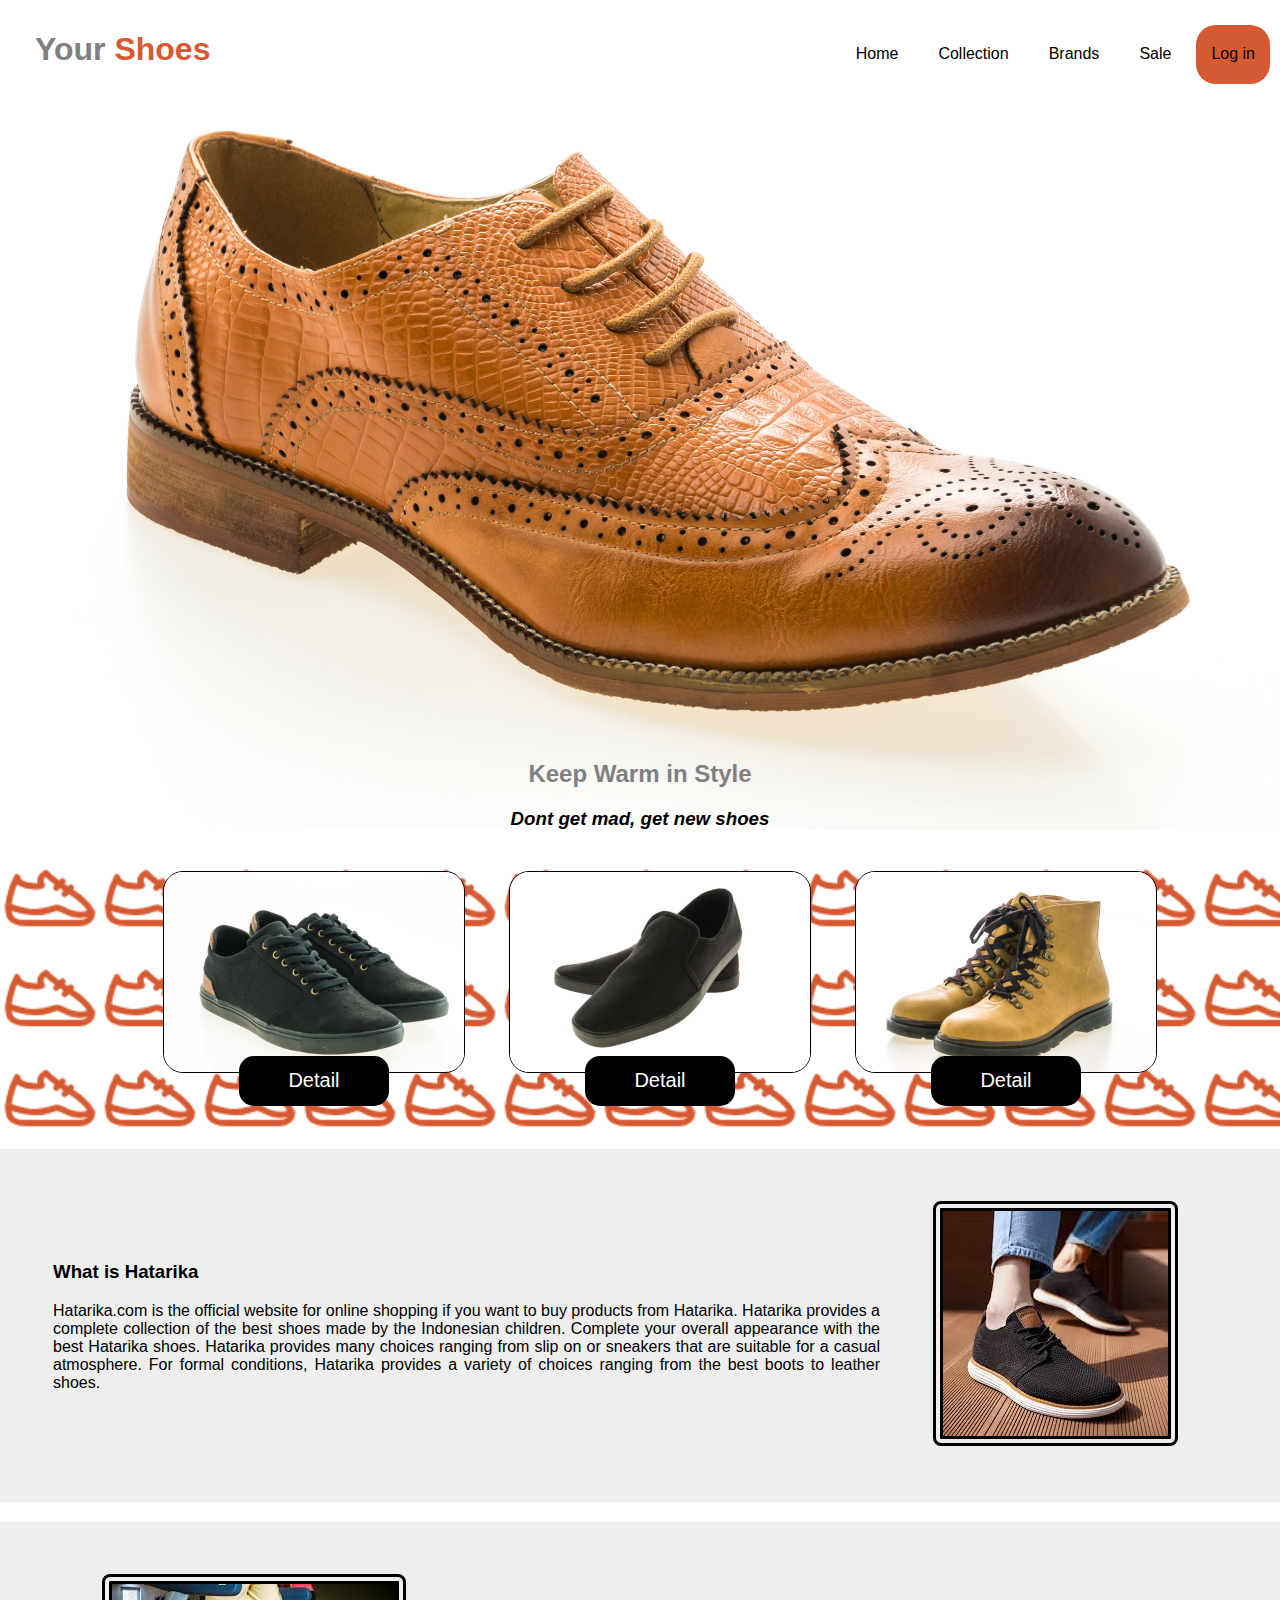
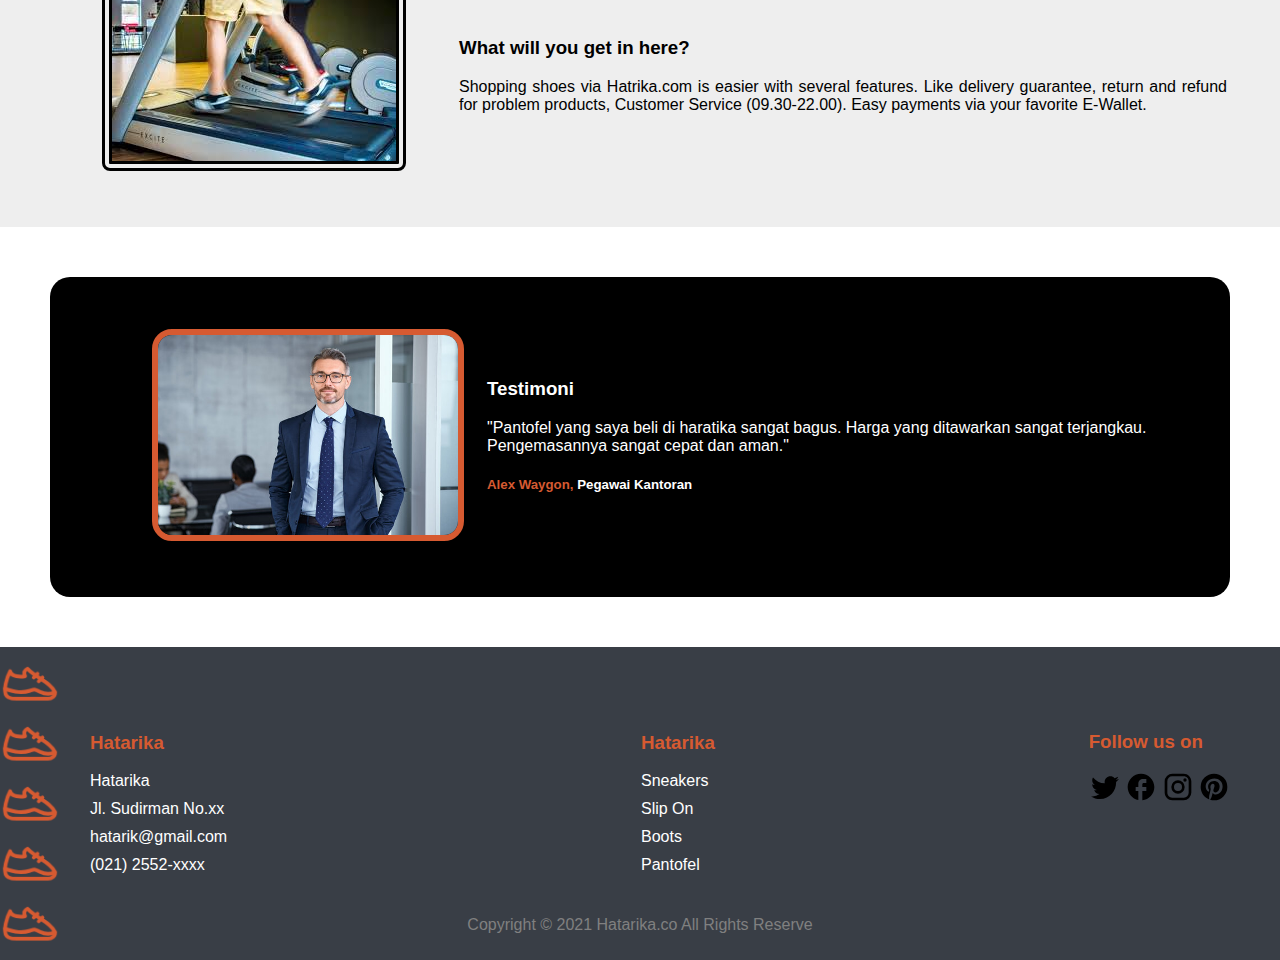
<file: index.html>
<!DOCTYPE html>
<html lang="en">
<head>
    <meta charset="UTF-8">
    <meta name="viewport" content="width=device-width, initial-scale=1.0">
    <link rel="stylesheet" href="css/styles.css">
    <title>Toko Sepatu</title>
</head>
<body>
    <!-- Header -->
    <header id="bg-img">
        <!-- Navbar -->
        <nav class="d-flex">
            <h1 class="text-grey ms-20 title">Your <span class="text-brown">Shoes</span></h1>
            <ul type="none" class="text-deco-none mt-20 d-flex ms-auto navbar">
                <li><a href="#">Home</a></li>
                <li class="dropdown">
                    <a>Collection</a>
                    <ul type="none" class="dropdown-content">
                        <li><a href="#">Sneakers</a></li>
                        <li><a href="#">Slip On</a></li>
                        <li><a href="#">Boots</a></li>
                        <li><a href="#">Pantofel</a></li>
                    </ul>
                </li>
                <li class="dropdown">
                    <a>Brands</a>
                    <ul type="none" class="dropdown-content">
                        <li><a href="#">Adidas</a></li>
                        <li><a href="#">Nike</a></li>
                        <li><a href="#">Converse</a></li>
                    </ul>
                </li>
                <li><a href="sale.html">Sale</a></li>
                <li id="bg-login">Log in</li>
            </ul>
        </nav>

        <!-- space antara navbar -->
        <div class="p-10em"></div>

        <!-- Text Header -->
        <div class="text-center pt-20">
            <h2 class="text-grey">Keep Warm in Style</h2>
            <h3><i>Dont get mad, get new shoes</i></h3>
        </div>
    </header>

    <!-- Main content -->
    <main>
        <div class="bg-table">
            <table border="0" class="m-auto">
                <tr class="text-center btn-detail img-border-radius">
                    <td>
                        <div class="ms-40">
                            <img src="images/index/sneaker.jpeg" alt="Sneaker" class="w-300 w-md-180 d-block ">
                            <a href="product.html" class="text-deco-none"><button type="button">Detail</button></a>
                        </div>
                    </td>
                    <td>
                        <div class="ms-40">
                            <img src="images/index/pantofel.jpeg" alt="Pantofel" class="w-300 w-md-180 d-block ">
                            <a href="product.html" class="text-deco-none"><button type="button">Detail</button></a>
                        </div>
                    </td>
                    <td>
                        <div class="ms-40">
                            <img src="images/index/boots.jpeg" alt="Boots" class="w-300 w-md-180 d-block ">
                            <a href="product.html" class="text-deco-none"><button type="button">Detail</button></a>
                        </div>
                    </td>
                </tr>
            </table>
        </div>

        <div style="background-color: #eeeeee; margin: 20px 0;">
            <table border="0" class="p-30-50">
                <tr>
                    <td>
                        <h3>What is Hatarika</h3>
                        <p class="text-justify">Hatarika.com is the official website for online shopping if you want to buy products from Hatarika. Hatarika provides a complete collection of the best shoes made by the Indonesian children. Complete your overall appearance with the best Hatarika shoes. Hatarika provides many choices ranging from slip on or sneakers that are suitable for a casual atmosphere. For formal conditions, Hatarika provides a variety of choices ranging from the best boots to leather shoes.</p>
                    </td>
                    <td class="p-20-50">
                        <img src="images/index/shoes_feet.jpeg" alt="Shoes" style="border: 10px double; border-radius: 8px;">
                    </td>
                </tr>
            </table>
        </div>
        <div style=" background-color: #eeeeee; margin: 20px 0;">
            <table border="0" class="p-30-50">
                <tr>
                    <td class="p-20-50">
                        <img src="images/index/treadmill.jpeg" alt="Treadmill" style="border: 10px double; border-radius: 8px;">
                    </td>
                    <td>
                        <h3>What will you get in here?</h3>
                        <p class="text-justify">Shopping shoes via Hatrika.com is easier with several features. Like delivery guarantee, return and refund for problem products, Customer Service (09.30-22.00). Easy payments via your favorite E-Wallet.</p>
                    </td>
                </tr>
            </table>
        </div>

        <!-- Testimoni -->
        <div style="background-color: black; padding: 50px 80px; margin: 50px; border-radius: 20px;">
            <table border="0">
                <tr>
                    <td style="padding: 0 20px;">
                        <img src="images/index/business_man.jpg" alt="Business Man" style="border: 6px solid #d65a31; border-radius: 20px;" class="w-300 w-md-200">
                    </td>
                    <td class="text-white">
                        <h3>Testimoni</h3>
                        <p>"Pantofel yang saya beli di haratika sangat bagus. Harga yang ditawarkan sangat terjangkau. Pengemasannya sangat cepat dan aman."</p>
                        <h5 class="text-brown">Alex Waygon, <span class="text-white">Pegawai Kantoran</span></h5>
                    </td>
                </tr>
            </table>
        </div>
    </main>

    <!-- Footer -->
    <footer>
        <div class="d-flex justify-content-between">
            <ul type="none">
                <h3 class="text-brown">Hatarika</h3>
                <li>Hatarika</li>
                <li>Jl. Sudirman No.xx</li>
                <li>hatarik@gmail.com</li>    
                <li>(021) 2552-xxxx</li>    
            </ul>
            <ul type="none">
                <h3 class="text-brown">Hatarika</h3>
                <li>Sneakers</li>
                <li>Slip On</li>
                <li>Boots</li>    
                <li>Pantofel</li>    
            </ul>
            <div class="mt-15">
                <h3 class="text-brown">Follow us on</h3>
                <img src="images/icon/ic-twitter.png" alt="Twitter">
                <img src="images/icon/ic-facebook.png" alt="Twitter">
                <img src="images/icon/ic-instagram.png" alt="Twitter">    
                <img src="images/icon/ic-pinterest.png" alt="Twitter">    
            </div>
        </div>
        <p class="text-center text-grey">Copyright &copy; 2021 Hatarika.co All Rights Reserve</p>
    </footer>
</body>
</html>
</file>
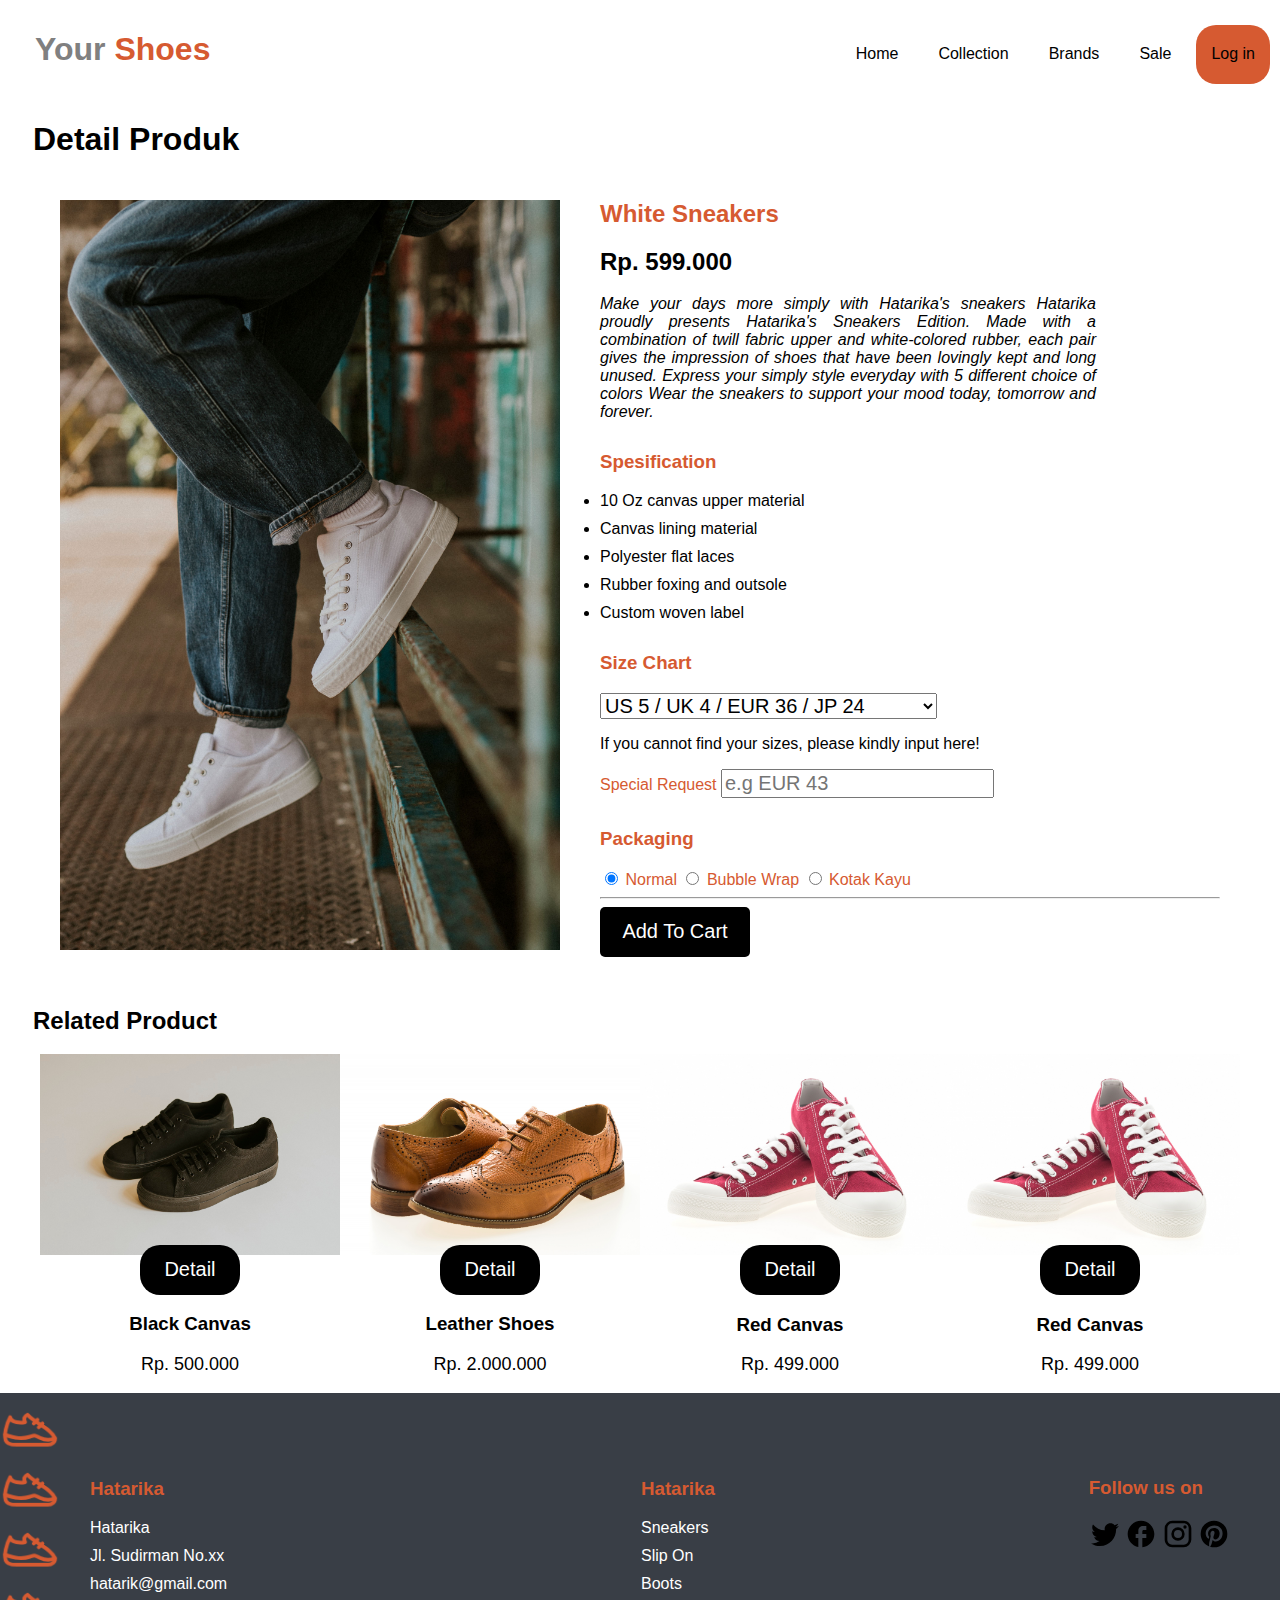
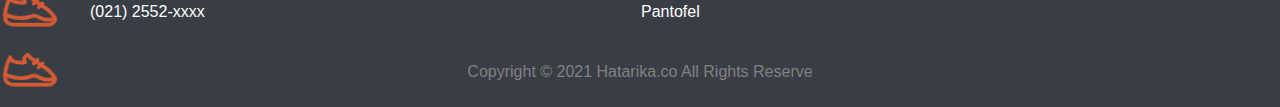
<file: product.html>
<!DOCTYPE html>
<html lang="en">
<head>
    <meta charset="UTF-8">
    <meta name="viewport" content="width=device-width, initial-scale=1.0">
    <link rel="stylesheet" href="css/styles.css">
    <title>Document</title>
</head>
<body>
    <header>
        <!-- Navbar -->
        <nav class="d-flex">
            <h1 class="text-grey ms-20 title">Your <span class="text-brown">Shoes</span></h1>
            <ul type="none" class="text-deco-none mt-20 d-flex ms-auto navbar">
                <li><a href="index.html">Home</a></li>
                <li class="dropdown">
                    <a>Collection</a>
                    <ul type="none" class="dropdown-content">
                        <li><a href="#">Sneakers</a></li>
                        <li><a href="#">Slip On</a></li>
                        <li><a href="#">Boots</a></li>
                        <li><a href="#">Pantofel</a></li>
                    </ul>
                </li>
                <li class="dropdown">
                    <a>Brands</a>
                    <ul type="none" class="dropdown-content">
                        <li><a href="#">Adidas</a></li>
                        <li><a href="#">Nike</a></li>
                        <li><a href="#">Converse</a></li>
                    </ul>
                </li>
                <li><a href="sale.html">Sale</a></li>
                <li id="bg-login">Log in</li>
            </ul>
        </nav>
    </header>

    <!-- Main content -->
    <main>
        <!-- Content -->
        <h1 class="ms-33">Detail Produk</h1>
        <div class="d-flex py-20 px-40">
            <div class="p-20">
                <img src="images/product/detail-produk.jpeg" alt="Produk" class="w-500 w-md-300">
            </div>
            <div class="detail-product">
                <div class="max-w-80 text-justify">
                    <h2 class="text-brown">White Sneakers</h2>
                    <h2>Rp. 599.000</h2>
                    <i>Make your days more simply with Hatarika's sneakers Hatarika proudly presents Hatarika's Sneakers Edition. Made with a combination of twill fabric upper and white-colored rubber, each pair gives the impression of shoes that have been lovingly kept and long unused. Express your simply style everyday with 5 different choice of colors Wear the sneakers to support your mood today, tomorrow and forever.</i>
                </div>
                <div>
                    <h3 class="text-brown">Spesification</h3>
                    <ul>
                        <li>10 Oz canvas upper material</li>
                        <li>Canvas lining material</li>
                        <li>Polyester flat laces</li>
                        <li>Rubber foxing and outsole</li>
                        <li>Custom woven label</li>
                    </ul>
                </div>
                <div>
                    <h3 class="text-brown">Size Chart</h3>
                    <select name="size" id="size">
                        <option value="1">US 5 / UK 4 / EUR 36 / JP 24</option>
                        <option value="2">US 6.5 / UK 5.5 / EUR 38 / JP 24</option>
                        <option value="3">US 7 / UK 6 / EUR 39 / JP 25.8</option>
                        <option value="4">US 8 / UK 7 / EUR 40 / JP 26</option>
                        <option value="5">US 8 / UK 7 / EUR 41 / JP 26.3</option>
                        <option value="6">US 11 / UK 10.5 / EUR 45 / JP 29.5</option>
                    </select>
                    <p>If you cannot find your sizes, please kindly input here!</p>
                    <label class="input-size"> 
                        Special Request
                        <input type="text" placeholder="e.g EUR 43"> 
                    </label>
                </div>
                <div class="detail-product-radio">
                    <h3 class="text-brown">Packaging</h3>
                    <label>
                        <input type="radio" name="packaging" id="packaging1" checked> Normal
                    </label>
                    <label>
                        <input type="radio" name="packaging" id="packaging2"> Bubble Wrap
                    </label>
                    <label>
                        <input type="radio" name="packaging" id="packaging3"> Kotak Kayu
                    </label>
                    <hr>
                    <button type="button" class="btn-cart">Add To Cart</button>
                </div>
            </div>
        </div>

        <!-- Related Product -->
        <h2 class="ms-33">Related Product</h2>
        <div class="d-flex flex-wrap justify-content-between text-center py-20 px-40 related-product">
            <div>
                <img src="images/product/Black-Canvas.jpg" alt="Black Canvas" class="w-300 w-md-200 d-block">
                <button type="button" class="relative">Detail</button>
                <h3>Black Canvas</h3>
                <p>Rp. 500.000</p>
            </div>
            <div>
                <img src="images/product/Leather-Shoes.jpg" alt="Black Canvas" class="w-300 w-md-200 d-block">
                <button type="button" class="relative">Detail</button>
                <h3>Leather Shoes</h3>
                <p>Rp. 2.000.000</p>
            </div>
            <div>
                <img src="images/product/Red-Canvas.jpg" alt="Black Canvas" class="w-300 w-md-200 d-block">
                <button type="button" class="relative">Detail</button>
                <h3>Red Canvas</h3>
                <p>Rp. 499.000</p>
            </div>
            <div>
                <img src="images/product/Red-Canvas.jpg" alt="Black Canvas" class="w-300 w-md-200 d-block">
                <button type="button" class="relative">Detail</button>
                <h3>Red Canvas</h3>
                <p>Rp. 499.000</p>
            </div>
        </div>
    </main>

    <!-- footer -->
    <footer>
        <div class="d-flex justify-content-between">
            <ul type="none">
                <h3 class="text-brown">Hatarika</h3>
                <li>Hatarika</li>
                <li>Jl. Sudirman No.xx</li>
                <li>hatarik@gmail.com</li>    
                <li>(021) 2552-xxxx</li>    
            </ul>
            <ul type="none">
                <h3 class="text-brown">Hatarika</h3>
                <li>Sneakers</li>
                <li>Slip On</li>
                <li>Boots</li>    
                <li>Pantofel</li>    
            </ul>
            <div class="mt-15">
                <h3 class="text-brown">Follow us on</h3>
                <img src="images/icon/ic-twitter.png" alt="Twitter">
                <img src="images/icon/ic-facebook.png" alt="Twitter">
                <img src="images/icon/ic-instagram.png" alt="Twitter">    
                <img src="images/icon/ic-pinterest.png" alt="Twitter">    
            </div>
        </div>
        <p class="text-center text-grey">Copyright &copy; 2021 Hatarika.co All Rights Reserve</p>
    </footer>
</body>
</html>
</file>
<file: css/styles.css>
body {
    font-family: sans-serif;
    padding: 0;
    margin: 0;
}

footer {
    background: white url("../images/index/shoes-line.png") repeat-y left;
    background-size: 60px;
    background-color: #393e46;
    padding: 50px 50px 10px 50px; 
    color: white;
}

footer li {
    margin-bottom: 10px;
}

footer li:hover {
    color: #d65a31;
    cursor: pointer;
}

#bg-img {
    background: white url("../images/index/brown_shoes.jpeg") no-repeat center;
    background-size: cover;
}

#bg-login {
    background-color: #d65a31;
    border-radius: 20px;
}

#bg-login:hover {
    background-color: black;
    color: #d65a31;
}

.title {
    padding: 10px 15px;
}

/* Navbar */
.navbar a{
    text-decoration: none;
    color: black;
}
.navbar li {
    display: flex;
    margin-right: 10px;
    align-items: center;
    padding: 10px 15px;
    cursor: pointer;
}

/* Table */
.bg-table {
    background-image: url("../images/index/shoes-line.png");
    background-repeat: repeat;
    background-size: 100px;
    padding: 20px;
}

/* Button detail */
.btn-detail button {
    background-color: black;
    margin-top: -20px;
    position: relative;
    color: white;
    width: 150px;
    height: 50px;
    border: 0px;
    border-radius: 15px;
    font-size: 20px;
}
.btn-detail button:hover {
    background-color: white;
    color: #d65a31;
    cursor: pointer;
}

/* Image vorder radius */
.img-border-radius img{
    border: black 1px solid;
    border-radius: 20px;
}

/* Detail products */
.detail-product {
    margin: 0px 20px;
}
.detail-product li {
    margin: 0px 0px 10px -40px;
}
.detail-product select {
    font-size: 20px;
}
.detail-product div {
    margin: 0px 0px 30px 0px;
}

/* Input size */
.input-size input {
    font-size: 20px;
}

/* Button cart */
.btn-cart {
    background-color: black;
    color: white;
    width: 150px;
    height: 50px;
    border: 0px;
    border-radius: 5px;
    font-size: 20px;
}
.btn-cart:hover {
    background-color: #eeeeee;
    color: black;
    cursor: pointer;
}

/* Related Product */
.related-product button {
    background-color: black;
    margin-top: -10px;
    color: white;
    width: 100px;
    height: 50px;
    border: 0px;
    border-radius: 20px;
    font-size: 20px;
}
.related-product button:hover {
    background-color: white;
    color: #d65a31;
    cursor: pointer;
}
.related-product p {
    font-size: 18px;
}

.justify-content-between {
    justify-content: space-between;
}

.d-flex {
    display: flex;
}

.d-inline {
    display: inline;
}

.d-inline-p {
    margin: 20px 0px;
}   

.d-inline-p p {
    display: inline;
}

.d-block {
    display: block;
}

.dlex-wrap {
    flex-wrap: wrap;
}

.text-center {
    text-align: center;
}

.text-left {
    text-align: left;
}

.text-right {
    text-align: right;
}

.text-white {
    color: white;
}

.text-grey {
    color: grey;
}

.text-brown {
    color: #d65a31;
}

.text-deco-none {
    text-decoration: none;
}

.text-justify {
    text-align: justify;
}

.bg-black {
    background-color: black;
}

.f-left {
    float: left;
}

.f-right {
    float: right;
}

.w-300 {
    width: 300px;
}

.w-400 {
    width: 400px;
}

.w-500 {
    width: 500px;
}

.w-700 {
    width: 700px;
}

.max-w-80 {
    max-width: 80%;
}

.m-auto {
    margin: auto;
}

.m-50 {
    margin: 50px;
}

.mt-15 {
    margin-top: 15px;
}

.mt-20 {
    margin-top: 25px;
}

.ms-33 {
    margin-left: 33px;
}

.ms-40 {
    margin-left: 2.5em;
}

.ms-auto {
    margin-left: auto;
}

.ms-20 {
    margin-left: 20px;
}

.pt-20 {
    padding-top: 10em;
}

.pt-100 {
    padding-top: 100px;
}

.p-10em {
    padding: 15em;
}

.p-20 {
    padding: 20px;
}

.py-20 {
    padding: 20px 0px;
}

.px-40 {
    padding: 0px 40px;
}

.p-30-50 {
    padding: 30px 50px;
}

.p-20-50 {
    padding: 20px 50px;
}

.absolute {
    position: absolute;
}

.relative {
    position: relative;
}

.border-20 {
    border-radius: 20px;
}

.add-cart {
    background-color: #d65a31;
    border-radius: 25px;
}

.add-cart:hover {
    background-color: black;
    color: #d65a31;
    cursor: pointer;
}

/* Dropdown */
.dropdown-content {
    display: none;
    position: fixed;
    background-color: #f9f9f9;
}
.dropdown-content a {
    padding: 12px 16px;
    text-decoration: none;
    display: block;
    margin-left: -65px;
    width: 155px;
    color: black;
}
.dropdown-content a:hover {
    background-color: black;
    color: #d65a31;
}
.dropdown:hover .dropdown-content {
    display: block;
    width: 150px;
}

/* Sale Page Start */
.sale-container {
    display: flex;
    flex-direction: column;
    justify-content: center;
    align-items: center;
    padding: 10px;
}

.sale-container h2 {
    text-align: center;
    font-size: 30px;
}

.sale-container h2 span {
    color: #d65a31;
}

.sale-content {
    display: flex;
    flex-wrap: wrap;
    justify-content: space-evenly;
    gap: 10px;
    width: 75%;
}

.sale-card {
    display: flex;
    flex-direction: column;
    justify-content: center;
    align-items: center;
    text-align: center;
    width: 300px;
    height: 400px;
}

.sale-img img {
    width: 200px;
    border-radius: 10px;
}

.sale-text button {
    background-color: black;
    color: white;
    width: 100px;
    height: 50px;
    margin-top: -20px;
    border: 0px;
    border-radius: 15px;
    font-size: 20px;
}
.sale-text button:hover {
    background-color: #eeeeee;
    color: black;
    cursor: pointer;
}

.sale-text p:nth-child(3) {
    font-size: 16px;
    text-decoration: line-through;
    color: grey;
}

.sale-text p:nth-child(4) {
    font-size: 20px;
}
/* Sale Page End */

/* Modal Detail Start */
.modal {
    position: fixed;
    z-index: 1;
    left: 0;
    top: 0;
    width: 100%;
    height: 100%;
    background-color: rgba(0, 0, 0, 0.5);
}

.modal-content {
    background-color: #fefefe;
    margin: 3% auto;
    padding: 20px;
    border: 1px solid #888;
    border-radius: 20px;
    width: 70%;
    height: 80vh;
    overflow-y: auto;
    overflow-x: hidden;
    position: relative;
}

/* Scrollbar */
.modal-content::-webkit-scrollbar {
    width: 8px; 
}
.modal-content::-webkit-scrollbar-track {
    background: rgba(0, 0, 0, 0); 
}
.modal-content::-webkit-scrollbar-thumb {
    background: rgba(0, 0, 0, 0); 
}

.title-modal {
    width: 100%;
    padding: 10px;
}

.title-modal a {
    float: right;
    text-decoration: none;
    font-size: 20px;
    margin-top: -10px;
    margin-right: 10px;
    color: black;
}

.modal-body {
    display: flex;
    justify-content: center;
    padding: 10px;
    gap: 40px;
}

.modal-img img {
    width: 300px;
    border-radius: 15px;
}

.modal-desc {
    width: 50%;
}

.modal-desc h3, label {
    color: #d65a31;
}

.modal-desc p:nth-child(2) {
    font-size: 16px;
    text-decoration: line-through;
    color: grey;
}

.modal-desc p:nth-child(3) {
    font-size: 20px;
    font-weight: bold;
}

.size-sale, .quantity-sale {
    margin: 20px 0px;
}

.size-sale select {
    border: #393e46 solid 1px;
    border-radius: 5px;
    font-size: 16px;
}

.quantity-sale input {
    border: #393e46 solid 1px;
    border-radius: 5px;
    text-align: center;
    width: 25px;
}

.quantity-sale button:nth-child(2) {
    border: green solid 1px;
    border-radius: 5px;
    background-color: limegreen;
    color: white;
    font-weight: bold;
    width: 22px;
    cursor: pointer;
}

.quantity-sale button:nth-child(4) {
    border: rgb(214, 0, 0) solid 1px;
    border-radius: 5px;
    background-color: red;
    color: white;
    font-weight: bold;
    width: 22px;
    cursor: pointer;
}

.custom-size {
    margin: 30px 0px;
}

.custom-size label {
    margin-right: 10px;
}

.custom-size input {
    padding: 5px 10px;
    border: #393e46 solid 1px;
    border-radius: 5px;
    font-size: 16px;
}

.packaging {
    padding: 10px 0px;
    border-bottom: #393e46 solid 1px;
}

.packaging label {
    display: block;
    margin-bottom: 20px;
}

.packaging span {
    margin-right: 20px;
}

.sale-btn {
    margin: 10px 0px;
}

.sale-btn button {
    margin-right: 10px;
    background-color: black;
    color: white;
    width: 150px;
    height: 50px;
    border: 0px;
    border-radius: 5px;
    font-size: 20px;
}
.sale-btn button:hover {
    background-color: #eeeeee;
    color: black;
    cursor: pointer;
}

.modal-desc-product, .modal-footer {
    padding: 0px 20px;
}

.modal-footer {
    display: flex;
    align-items: center;
}

.modal-footer li {
    margin: 10px 0px;
}

.size-charts {
    margin-left: 10em;
}
/* Modal Detail End */


/* Modal Cart Start */
.cart-product {
    display: flex;
    justify-content: space-between;
    margin: 20px 0px;
}

.cart-product img {
    width: 200px;
}

.cart-text {
    margin-left: 40px;
}

.cart-product p {
    margin-right: 20px;
}

.cart-btn {
    margin-right: 30px;
}

.cart-btn button {
    border: #393e46 solid 1px;
    border-radius: 5px;
    background-color: black;
    color: white;
    font-weight: bold;
    width: 150px;
    height: 50px;
    cursor: pointer;
}

.cart-btn button:hover {
    background-color: white;
    color: black;
}

.total-cart {
    float: right;
}
/* Modal Cart End */

@media screen and (max-width: 768px) { 
    #bg-img {
        background: white url("../images/index/brown_shoes.jpeg") no-repeat center;
        background-size: 850px;
    }

    .w-md-180 {
        width: 180px;
    }

    .w-md-200 {
        width: 200px;
    }

    .w-md-300 {
        width: 300px;
    }

    /* Detail Product */
    .detail-product select {
        font-size: 16px;
    }
    .detail-product input[type="text"] {
        font-size: 16px;
    }
    .detail-product-radio {
        font-size: 15px;
    }

    .btn-detail button {
        width: 100px;
        font-size: 16px;
    }
}

@media screen and (max-width: 576px) { 
    .w-sm-300 {
        width: 300px;
    }
}
</file>
